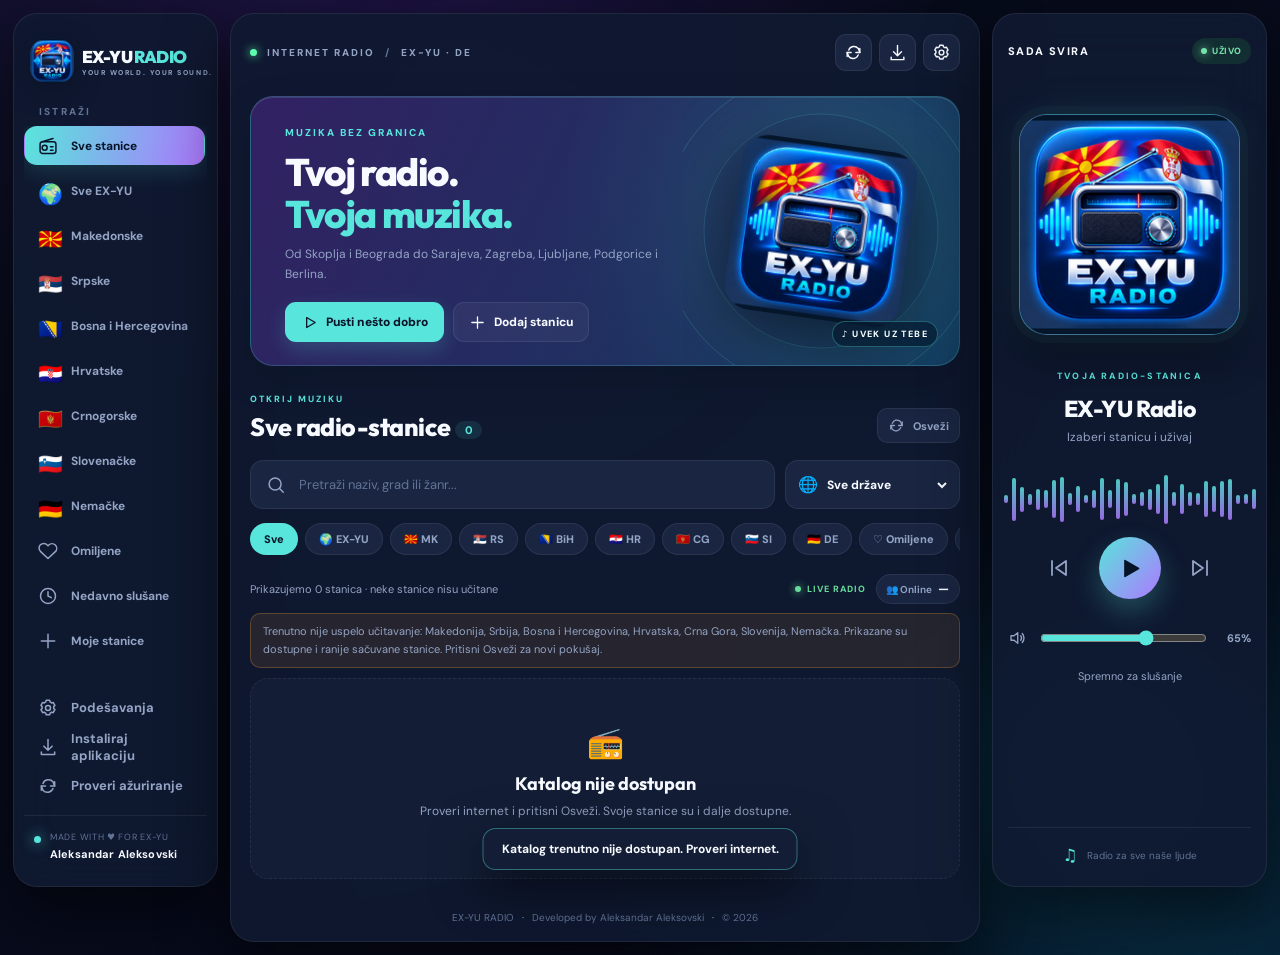
<file: index.html>
<!doctype html>
<html lang="sr">
<head>
  <meta charset="utf-8">
  <meta name="viewport" content="width=device-width, initial-scale=1, viewport-fit=cover">
  <meta name="theme-color" content="#090e20">
  <meta name="description" content="EX-YU Radio — radio-stanice svih EX-YU država i Nemačke, omiljene, bez pretplate.">
  <meta name="apple-mobile-web-app-capable" content="yes">
  <meta name="apple-mobile-web-app-status-bar-style" content="black-translucent">
  <meta name="apple-mobile-web-app-title" content="EX-YU Radio">
  <meta name="color-scheme" content="dark light">
  <link rel="manifest" href="./manifest.webmanifest">
  <link rel="icon" href="./assets/icon-192.png">
  <link rel="apple-touch-icon" href="./assets/icon-192.png">
  <link rel="stylesheet" href="./styles.css?v=10">
  <title>EX-YU Radio · Aleksandar Aleksovski</title>
</head>
<body data-theme="neon">
  <svg class="svg-sprites" aria-hidden="true" xmlns="http://www.w3.org/2000/svg">
    <symbol id="i-radio" viewBox="0 0 24 24"><rect x="2.5" y="7" width="19" height="14" rx="3"/><path d="M5 7 18 3"/><circle cx="8" cy="14" r="3"/><path d="M15 13h3m-3 4h3"/></symbol>
    <symbol id="i-heart" viewBox="0 0 24 24"><path d="M20.8 4.9a5.6 5.6 0 0 0-7.9 0L12 5.8l-.9-.9a5.6 5.6 0 1 0-7.9 7.9L12 21l8.8-8.2a5.6 5.6 0 0 0 0-7.9Z"/></symbol>
    <symbol id="i-search" viewBox="0 0 24 24"><circle cx="10.9" cy="10.9" r="7.2"/><path d="m16.3 16.3 4.4 4.4"/></symbol>
    <symbol id="i-settings" viewBox="0 0 24 24"><path d="m9.8 2.8-.5 2a8 8 0 0 0-1.8 1.1l-1.9-.6-2.1 3.6 1.5 1.4a8 8 0 0 0 0 2.3l-1.5 1.4 2.1 3.6 1.9-.6a8 8 0 0 0 1.8 1.1l.5 2h4.2l.5-2a8 8 0 0 0 1.8-1.1l1.9.6 2.1-3.6-1.5-1.4a8 8 0 0 0 0-2.3l1.5-1.4-2.1-3.6-1.9.6a8 8 0 0 0-1.8-1.1l-.5-2z"/><circle cx="12" cy="12" r="3"/></symbol>
    <symbol id="i-play" viewBox="0 0 24 24"><path d="m8 5 12 7-12 7z"/></symbol>
    <symbol id="i-pause" viewBox="0 0 24 24"><path d="M8 5v14m8-14v14"/></symbol>
    <symbol id="i-next" viewBox="0 0 24 24"><path d="m5 5 10 7-10 7zM19 5v14"/></symbol>
    <symbol id="i-prev" viewBox="0 0 24 24"><path d="m19 5-10 7 10 7zM5 5v14"/></symbol>
    <symbol id="i-plus" viewBox="0 0 24 24"><path d="M12 4v16M4 12h16"/></symbol>
    <symbol id="i-x" viewBox="0 0 24 24"><path d="M5 5 19 19M19 5 5 19"/></symbol>
    <symbol id="i-share" viewBox="0 0 24 24"><path d="M12 16V3m0 0L7 8m5-5 5 5M5 13v7h14v-7"/></symbol>
    <symbol id="i-download" viewBox="0 0 24 24"><path d="M12 3v13m0 0 5-5m-5 5-5-5M4 18v3h16v-3"/></symbol>
    <symbol id="i-refresh" viewBox="0 0 24 24"><path d="M20 7v5h-5M4 17v-5h5"/><path d="M6 9a7 7 0 0 1 12-2l2 5M4 12l2 5a7 7 0 0 0 12-2"/></symbol>
    <symbol id="i-volume" viewBox="0 0 24 24"><path d="M4 9v6h4l5 4V5L8 9H4ZM17 9a5 5 0 0 1 0 6M19 6a9 9 0 0 1 0 12"/></symbol>
    <symbol id="i-check" viewBox="0 0 24 24"><path d="m4 12 5 5L20 6"/></symbol>
    <symbol id="i-clock" viewBox="0 0 24 24"><circle cx="12" cy="12" r="9"/><path d="M12 7v5l4 2"/></symbol>
    <symbol id="i-trash" viewBox="0 0 24 24"><path d="M4 7h16m-12 0 1 14h6l1-14M9 7V4h6v3m-5 4v6m4-6v6"/></symbol>
    <symbol id="i-link" viewBox="0 0 24 24"><path d="M10 14a5 5 0 0 0 7.1 0l2-2a5 5 0 0 0-7.1-7.1L10.4 6M14 10a5 5 0 0 0-7.1 0l-2 2a5 5 0 0 0 7.1 7.1l1.6-1.1"/></symbol>
  </svg>

  <div class="ambient ambient-one"></div><div class="ambient ambient-two"></div>
  <div class="app-shell">
    <aside class="sidebar glass">
      <div class="brand"><img src="./assets/icon-192.png" alt="" class="brand-logo"><div><strong>EX-YU <span>RADIO</span></strong><small>YOUR WORLD. YOUR SOUND.</small></div></div>
      <div class="nav-caption">ISTRAŽI</div>
      <nav id="sideNav" class="side-nav" aria-label="Kategorije">
        <button class="nav-item active" data-view="all"><svg><use href="#i-radio"/></svg><span>Sve stanice</span></button>
        <button class="nav-item" data-view="yu"><span class="flag-icon">🌍</span><span>Sve EX-YU</span></button>
        <button class="nav-item" data-view="MK"><span class="flag-icon">🇲🇰</span><span>Makedonske</span></button>
        <button class="nav-item" data-view="RS"><span class="flag-icon">🇷🇸</span><span>Srpske</span></button>
        <button class="nav-item" data-view="BA"><span class="flag-icon">🇧🇦</span><span>Bosna i Hercegovina</span></button>
        <button class="nav-item" data-view="HR"><span class="flag-icon">🇭🇷</span><span>Hrvatske</span></button>
        <button class="nav-item" data-view="ME"><span class="flag-icon">🇲🇪</span><span>Crnogorske</span></button>
        <button class="nav-item" data-view="SI"><span class="flag-icon">🇸🇮</span><span>Slovenačke</span></button>
        <button class="nav-item" data-view="DE"><span class="flag-icon">🇩🇪</span><span>Nemačke</span></button>
        <button class="nav-item" data-view="favorites"><svg><use href="#i-heart"/></svg><span>Omiljene</span></button>
        <button class="nav-item" data-view="recent"><svg><use href="#i-clock"/></svg><span>Nedavno slušane</span></button>
        <button class="nav-item" data-view="custom"><svg><use href="#i-plus"/></svg><span>Moje stanice</span></button>
      </nav>
      <div class="sidebar-spacer"></div>
      <button class="nav-item side-action" data-open="settings"><svg><use href="#i-settings"/></svg><span>Podešavanja</span></button>
      <button class="nav-item side-action" data-open="install"><svg><use href="#i-download"/></svg><span>Instaliraj aplikaciju</span></button>
      <button class="nav-item side-action" data-update-check><svg><use href="#i-refresh"/></svg><span>Proveri ažuriranje</span></button>
      <div class="creator"><span class="creator-dot"></span><span>MADE WITH ♥ FOR EX-YU<br><strong>Aleksandar Aleksovski</strong></span></div>
    </aside>

    <main class="content glass">
      <header class="topbar"><div class="topbar-label"><span class="live-indicator"></span> INTERNET RADIO <span class="top-sep">/</span> EX-YU · DE</div><div class="top-actions"><button class="top-icon" data-update-check title="Proveri ažuriranje" aria-label="Proveri ažuriranje"><svg><use href="#i-refresh"/></svg></button><button class="top-icon" data-open="install" title="Instalacija / QR kod" aria-label="Instalacija i QR kod"><svg><use href="#i-download"/></svg></button><button class="top-icon" data-open="settings" title="Podešavanja" aria-label="Podešavanja"><svg><use href="#i-settings"/></svg></button></div></header>
      <div id="updateBanner" class="update-banner" hidden><span>✨ Dostupna je nova verzija EX-YU Radio!</span><button id="applyUpdateBtn" class="btn primary">Ažuriraj sada</button></div>
      <section class="welcome"><div class="welcome-copy"><div class="overline">MUZIKA BEZ GRANICA</div><h1>Tvoj radio.<br><em>Tvoja muzika.</em></h1><p>Od Skoplja i Beograda do Sarajeva, Zagreba, Ljubljane, Podgorice i Berlina.</p><div class="welcome-actions"><button class="btn primary" id="surpriseBtn"><svg><use href="#i-play"/></svg> Pusti nešto dobro</button><button class="btn soft" id="addStationBtn"><svg><use href="#i-plus"/></svg> Dodaj stanicu</button></div></div><div class="welcome-illustration"><div class="halo halo-one"></div><div class="halo halo-two"></div><img src="./assets/icon-512.png" alt="EX-YU Radio"/><span class="hero-tag">♪ UVEK UZ TEBE</span></div></section>
      <section class="library-head"><div><div class="overline accent-overline">OTKRIJ MUZIKU</div><h2 id="viewHeading">Sve radio-stanice <span class="h2-count" id="headCount">...</span></h2></div><button id="refreshBtn" class="icon-text-btn" title="Osveži katalog"><svg><use href="#i-refresh"/></svg><span>Osveži</span></button></section>
      <div class="filter-row"><div class="search-select-row"><label class="searchbox"><svg><use href="#i-search"/></svg><input id="searchInput" type="search" placeholder="Pretraži naziv, grad ili žanr..." autocomplete="off" aria-label="Pretraži radio-stanice"></label><label class="country-select"><span>🌐</span><select id="countrySelect" aria-label="Izaberi zemlju"><option value="all">Sve države</option><option value="yu">Sve EX-YU</option><option value="MK">🇲🇰 Makedonija</option><option value="RS">🇷🇸 Srbija</option><option value="BA">🇧🇦 BiH</option><option value="HR">🇭🇷 Hrvatska</option><option value="ME">🇲🇪 Crna Gora</option><option value="SI">🇸🇮 Slovenija</option><option value="DE">🇩🇪 Nemačka</option><option value="favorites">♡ Omiljene</option><option value="recent">◷ Nedavno</option><option value="custom">+ Moje</option></select></label></div><div class="chips" id="chips"><button data-view="all" class="chip active">Sve</button><button data-view="yu" class="chip">🌍 EX-YU</button><button data-view="MK" class="chip">🇲🇰 MK</button><button data-view="RS" class="chip">🇷🇸 RS</button><button data-view="BA" class="chip">🇧🇦 BiH</button><button data-view="HR" class="chip">🇭🇷 HR</button><button data-view="ME" class="chip">🇲🇪 CG</button><button data-view="SI" class="chip">🇸🇮 SI</button><button data-view="DE" class="chip">🇩🇪 DE</button><button data-view="favorites" class="chip">♡ Omiljene</button><button data-view="recent" class="chip">Nedavno</button><button data-view="custom" class="chip">Moje</button></div></div>
      <div class="status-row"><p id="catalogStatus">Učitavamo radio-stanice...</p><div class="live-and-visitors"><span class="online-label"><i></i> LIVE RADIO</span><a class="visitor-chip online-counter-link" href="./statistika.html" target="_blank" rel="noopener noreferrer" title="Aktivne aplikacije u poslednja 3 minuta — otvori statistiku" aria-label="Otvori statistiku ljudi online">👥 Online <strong id="onlineUsersCount" aria-live="polite">—</strong></a></div></div>
      <div class="catalog-note" id="catalogNote" hidden></div>
      <div class="station-list" id="stationList" aria-live="polite"><div class="empty-state loading-state"><span class="loader"></span><strong>Tražimo tvoje stanice...</strong><p>Sačekaj trenutak.</p></div></div>
      <button id="loadMoreBtn" class="load-more" hidden>Prikaži još stanica</button>
      <footer class="content-footer">EX-YU RADIO <span>·</span> Developed by Aleksandar Aleksovski <span>·</span> © 2026</footer>
    </main>

    <aside class="player-side glass"><div class="player-title"><span>SADA SVIRA</span><span class="broadcast-badge"><i></i> UŽIVO</span></div><div id="bigArtwork" class="big-artwork"><img src="./assets/icon-512.png" alt="EX-YU Radio"></div><div class="player-info"><span class="now-caption">TVOJA RADIO-STANICA</span><h2 id="nowName">EX-YU Radio</h2><p id="nowMeta">Izaberi stanicu i uživaj</p></div><div class="equalizer" id="equalizer" aria-hidden="true"></div><div class="player-main-controls"><button class="control-btn" data-player="prev" title="Prethodna" aria-label="Prethodna"><svg><use href="#i-prev"/></svg></button><button class="control-play" data-player="toggle" title="Pusti / pauziraj" aria-label="Pusti ili pauziraj"><svg><use href="#i-play"/></svg></button><button class="control-btn" data-player="next" title="Sledeća" aria-label="Sledeća"><svg><use href="#i-next"/></svg></button></div><div class="volume-area"><svg><use href="#i-volume"/></svg><input type="range" id="volumeInput" min="0" max="100" value="65" aria-label="Jačina zvuka"><span id="volumeLabel">65%</span></div><div class="play-status" id="playStatus">Spremno za slušanje</div><div class="player-credit"><span>♫</span> Radio za sve naše ljude</div></aside>
  </div>

  <div class="mobile-player" id="mobilePlayer"><img id="miniArt" src="./assets/icon-192.png" alt=""><button id="miniStationOpen" class="mobile-player-text"><strong id="miniName">EX-YU Radio</strong><small id="miniMeta">Izaberi stanicu</small></button><button class="mobile-control" data-player="prev" title="Prethodna"><svg><use href="#i-prev"/></svg></button><button class="mobile-control mobile-main-play" data-player="toggle" title="Pusti ili pauziraj"><svg><use href="#i-play"/></svg></button><button class="mobile-control" data-player="next" title="Sledeća"><svg><use href="#i-next"/></svg></button></div>
  <nav class="mobile-nav" aria-label="Brza navigacija"><button data-view="all" class="active"><svg><use href="#i-radio"/></svg><span>Sve</span></button><button data-view="yu"><span class="mobile-flag">🌍</span><span>EX-YU</span></button><button data-view="DE"><span class="mobile-flag">🇩🇪</span><span>Nemačka</span></button><button data-view="favorites"><svg><use href="#i-heart"/></svg><span>Omiljene</span></button><button data-open="settings"><svg><use href="#i-settings"/></svg><span>Opcije</span></button></nav>

  <dialog id="settingsDialog" class="app-dialog"><div class="dialog-header"><div><div class="overline">TVOJ RADIO, TVOJ STIL</div><h2>Podešavanja</h2></div><button class="close-dialog" data-close="settingsDialog" aria-label="Zatvori"><svg><use href="#i-x"/></svg></button></div><div class="dialog-scroll"><div class="settings-section"><h3>🎨 Izgled aplikacije</h3><p>Izaberi boje koje najviše voliš. Podešavanja se pamte.</p><div class="theme-grid" id="themeGrid"><button data-theme-choice="neon" class="theme-choice"><span class="theme-sample neon-sample"></span>Neon</button><button data-theme-choice="midnight" class="theme-choice"><span class="theme-sample midnight-sample"></span>Tamna</button><button data-theme-choice="gold" class="theme-choice"><span class="theme-sample gold-sample"></span>Gold</button><button data-theme-choice="ocean" class="theme-choice"><span class="theme-sample ocean-sample"></span>Ocean</button><button data-theme-choice="sunset" class="theme-choice"><span class="theme-sample sunset-sample"></span>Sunset</button><button data-theme-choice="forest" class="theme-choice"><span class="theme-sample forest-sample"></span>Forest</button><button data-theme-choice="light" class="theme-choice"><span class="theme-sample light-sample"></span>Svetla</button></div></div><div class="settings-section"><h3>🔊 Reprodukcija</h3><label class="setting-line"><span>Početna jačina zvuka</span><strong id="settingsVolumeLabel">65%</strong></label><input type="range" id="settingsVolume" min="0" max="100" value="65" aria-label="Početna jačina zvuka"><label class="checkbox-line"><input id="rememberLast" type="checkbox" checked> Zapamti poslednju radio-stanicu</label></div><div class="settings-section"><h3>💾 Sačuvaj svoje stanice</h3><p>Sačuvaj omiljene, svoje stanice, istoriju i dizajn u jednu datoteku. Možeš ih vratiti na drugi telefon.</p><div class="inline-actions"><button class="btn soft" id="exportBtn"><svg><use href="#i-download"/></svg> Sačuvaj</button><button class="btn soft" id="importBtn"><svg><use href="#i-share"/></svg> Vrati</button><input id="importInput" type="file" accept="application/json,.json" hidden></div></div><div class="settings-section"><h3>➕ Tvoja lista</h3><button class="btn soft" id="settingsAddBtn"><svg><use href="#i-plus"/></svg> Dodaj svoju stanicu</button></div><div class="settings-section"><h3>👥 Korisnici online</h3><p>Broj aktivnih aplikacija u poslednja tri minuta, bez obzira na mrežu.</p><a class="btn soft" href="./statistika.html" target="_blank" rel="noopener noreferrer">📊 Prikaži statistiku</a></div><div class="settings-section about"><strong>EX-YU Radio</strong><p>Developed by Aleksandar Aleksovski · 2026</p><p>Radio-stanice stižu iz javnog kataloga Radio Browser. Njihova dostupnost zavisi od emitera i internet veze.</p></div></div></dialog>

  <dialog id="addDialog" class="app-dialog compact-dialog"><div class="dialog-header"><div><div class="overline">DODAJ NEŠTO SVOJE</div><h2>Nova radio-stanica</h2></div><button class="close-dialog" data-close="addDialog" aria-label="Zatvori"><svg><use href="#i-x"/></svg></button></div><form id="addStationForm" class="form-body"><label>Naziv stanice<input required name="name" placeholder="Npr. Moj omiljeni radio" maxlength="90"></label><label>Zemlja<select name="countrycode"><option value="MK">🇲🇰 Makedonija</option><option value="RS">🇷🇸 Srbija</option><option value="BA">🇧🇦 Bosna i Hercegovina</option><option value="HR">🇭🇷 Hrvatska</option><option value="ME">🇲🇪 Crna Gora</option><option value="SI">🇸🇮 Slovenija</option><option value="DE">🇩🇪 Nemačka</option></select></label><label>Internet adresa streama<input required name="url" type="url" placeholder="https://radio.example/live.mp3"></label><label>Logo (nije obavezno)<input name="favicon" type="url" placeholder="https://.../logo.png"></label><p class="input-tip">Najpouzdanije rade direktni HTTPS MP3/AAC streamovi. Link do web stranice radija nije isto što i stream.</p><div class="form-actions"><button type="button" class="btn soft" data-close="addDialog">Odustani</button><button type="submit" class="btn primary">Sačuvaj stanicu</button></div></form></dialog>

  <dialog id="installDialog" class="app-dialog install-dialog">
    <div class="dialog-header">
      <div><div class="overline">JEDAN QR KOD, SVI UREĐAJI</div><h2>Instaliraj EX-YU Radio</h2></div>
      <button class="close-dialog" data-close="installDialog" aria-label="Zatvori"><svg><use href="#i-x"/></svg></button>
    </div>
    <div class="install-content">
      <p>QR kod otvara ovaj radio na telefonu. Windows i Android imaju pravi instalacioni fajl; iPhone se dodaje kroz Safari.</p>
      <div class="qr-box">
        <img id="qrImage" alt="QR kod za EX-YU Radio" width="190" height="190">
        <div class="qr-fallback" id="qrFallback" hidden>QR nije dostupan — koristi link ispod.</div>
      </div>
      <div class="share-line">
        <input type="text" id="appLink" readonly aria-label="Adresa aplikacije">
        <button id="copyLinkBtn" class="btn soft">Kopiraj</button>
      </div>
      <div class="installer-downloads">
        <a class="btn primary" href="https://github.com/acealeksa1234-a11y/EX-YU-Radio-Web/releases/download/installers-v1/EX-YU-Radio-Setup.exe" target="_blank" rel="noopener noreferrer">⬇ Windows Setup.exe</a>
        <a class="btn primary" href="https://github.com/acealeksa1234-a11y/EX-YU-Radio-Web/releases/download/installers-v1/EX-YU-Radio-Android.apk" target="_blank" rel="noopener noreferrer">⬇ Android APK</a>
      </div>
      <div class="install-instructions">
        <div class="iphone-install-guide" id="iphone-install-guide">
          <span></span>
          <p><strong>iPhone · Safari</strong><br>Kopiraj link → otvori Safari → nalepi link → <b>Share (Deli)</b> → <b>Add to Home Screen</b> → <b>Add</b>.</p>
        </div>
        <div>
          <span>◈</span>
          <p><strong>Android · APK</strong>
          Pritisni „Android APK“ iznad, otvori preuzeti fajl i potvrdi instalaciju. Android može tražiti dozvolu za instaliranje iz browsera.</p>
        </div>
      </div>
      <button id="nativeInstallBtn" class="btn primary install-native" hidden>Instaliraj web-aplikaciju</button>
      <small>Web-sadržaj se ažurira automatski. Za novu Android/Windows instalaciju koristi gore navedena dugmad. CarPlay i Android Auto nisu deo ovih paketa.</small>
    </div>
  </dialog>

  <dialog id="playingDialog" class="app-dialog mini-playing-dialog"><div class="dialog-header"><div><div class="overline">SADA SVIRA</div><h2>Radio plejer</h2></div><button class="close-dialog" data-close="playingDialog" aria-label="Zatvori"><svg><use href="#i-x"/></svg></button></div><div class="playing-sheet"><img id="sheetArt" src="./assets/icon-512.png" alt=""><h2 id="sheetName">EX-YU Radio</h2><p id="sheetMeta">Izaberi stanicu</p><div class="player-main-controls"><button class="control-btn" data-player="prev"><svg><use href="#i-prev"/></svg></button><button class="control-play" data-player="toggle"><svg><use href="#i-play"/></svg></button><button class="control-btn" data-player="next"><svg><use href="#i-next"/></svg></button></div><label class="sheet-volume"><svg><use href="#i-volume"/></svg><input id="sheetVolume" type="range" min="0" max="100" value="65" aria-label="Jačina zvuka"></label><p id="sheetStatus">Spremno</p></div></dialog>

  <div id="toast" class="toast" role="status" aria-live="polite"></div>
  <audio id="audio" preload="none"></audio>
  <script src="./app.js?v=10" defer></script>
  <script src="./online.js?v=10" defer></script>
</body>
</html>
</file>
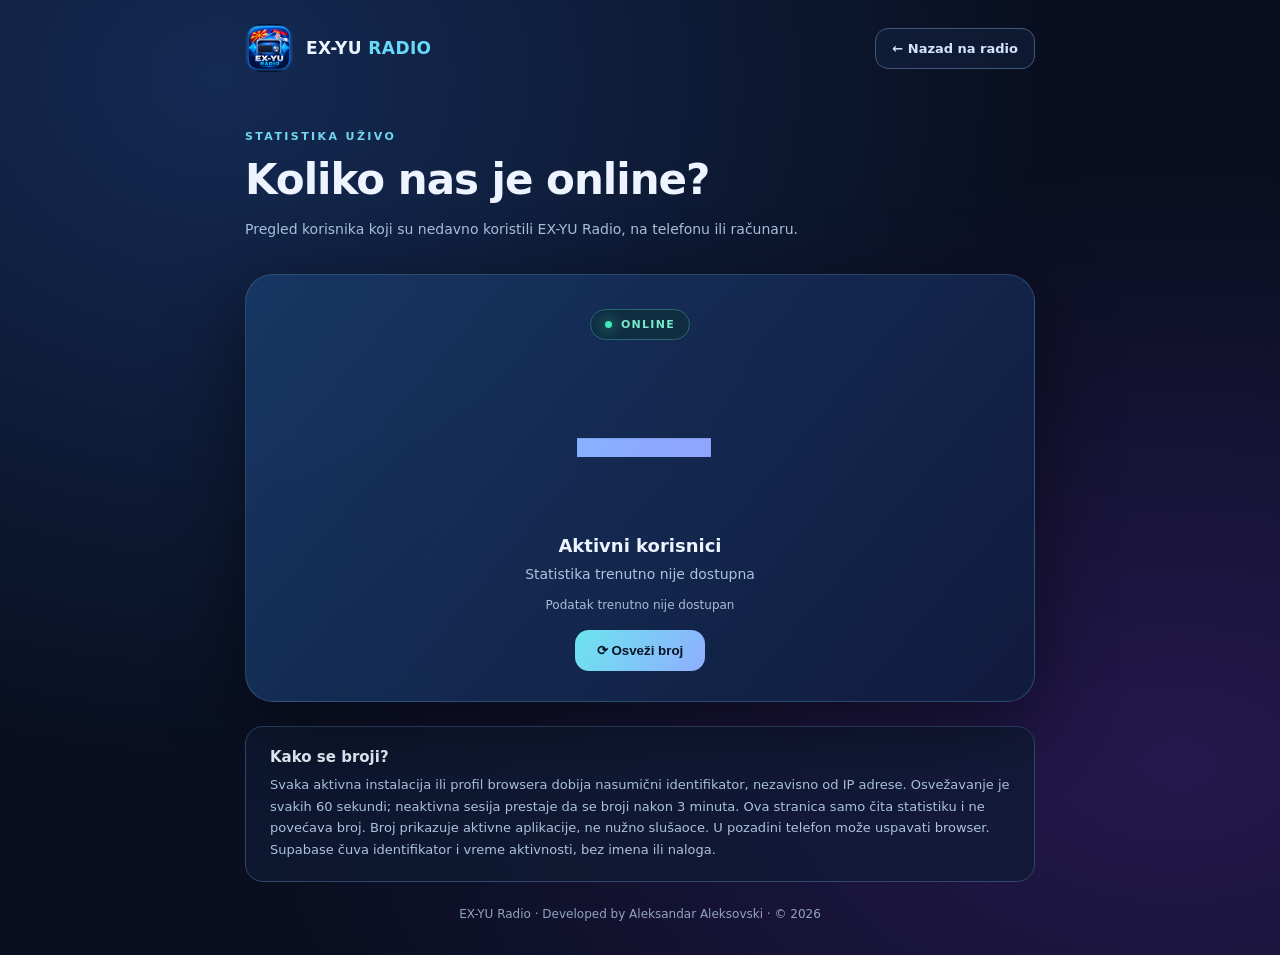
<file: statistika.html>
<!doctype html>
<html lang="sr">
<head>
  <meta charset="utf-8">
  <meta name="viewport" content="width=device-width, initial-scale=1">
  <meta name="theme-color" content="#090e20">
  <meta name="description" content="EX-YU Radio — statistika trenutno aktivnih korisnika.">
  <link rel="icon" href="./assets/icon-192.png">
  <title>Statistika online korisnika · EX-YU Radio</title>
  <style>
  :root{color-scheme:dark;font-family:system-ui,-apple-system,"Segoe UI",sans-serif;background:#070d1c;color:#edf4ff}
  *{box-sizing:border-box}body{min-height:100vh;margin:0;background:radial-gradient(ellipse at 17% 8%,#20498d78,transparent 55%),radial-gradient(ellipse at 92% 80%,#5c29a655,transparent 55%),#090f20;padding:24px}
  .shell{max-width:790px;margin:0 auto}.brand{display:flex;align-items:center;gap:13px;text-decoration:none;color:inherit;font-size:17px;font-weight:850;letter-spacing:.4px}.brand img{width:48px;height:48px;border-radius:15px}.brand em{color:#67dafa;font-style:normal}
  .nav{display:flex;align-items:center;justify-content:space-between;gap:12px}.back{border:1px solid #415779;background:#15254380;padding:12px 16px;border-radius:13px;color:#d3e4ff;text-decoration:none;font-size:13px;font-weight:700}
  main{margin-top:58px}.kicker{color:#72d6ef;font-size:11px;font-weight:850;letter-spacing:2.4px;text-transform:uppercase}h1{font-size:clamp(27px,5vw,42px);margin:12px 0 10px;letter-spacing:-1px}p{line-height:1.65;color:#abc3dc;font-size:14px}
  .stat{position:relative;margin:33px 0 24px;border-radius:28px;padding:34px 30px 30px;background:linear-gradient(130deg,#183866ed,#101c3dec);border:1px solid #507da16b;box-shadow:0 20px 80px #0007;text-align:center}
  .live{display:inline-flex;align-items:center;gap:9px;padding:8px 14px;border-radius:100px;background:#102d42;border:1px solid #286573;color:#78e9ca;text-transform:uppercase;letter-spacing:1.3px;font-size:11px;font-weight:800}.live i{height:7px;width:7px;border-radius:50%;background:#3deab8;box-shadow:0 0 13px #39edb4}
  .big{font-size:clamp(85px,18vw,150px);font-weight:900;letter-spacing:-8px;line-height:1.3;min-height:170px;font-variant-numeric:tabular-nums;background:linear-gradient(115deg,#66e6ff,#8caaff,#a58cfb);-webkit-background-clip:text;background-clip:text;color:transparent}
  .stat h2{font-size:18px;margin:0 0 7px}.stat p{margin:5px 0}.updated{font-size:12px;color:#a9bdd3;margin-top:12px}
  button{border:0;border-radius:14px;padding:13px 22px;color:#071222;font-weight:800;background:linear-gradient(120deg,#6ce4ee,#90aeff);cursor:pointer;margin-top:18px}button:disabled{opacity:.5;cursor:wait}
  .notes{background:#101b34bb;border:1px solid #31466a;border-radius:18px;padding:21px 24px}.notes h3{font-size:15px;margin:0 0 8px}.notes p{margin:0;font-size:13px}
  footer{margin:25px 0 10px;text-align:center;font-size:12px;color:#91a3bf}
  @media(max-width:540px){body{padding:16px}.back{padding:10px;font-size:12px}.brand{font-size:13px}.brand img{width:40px;height:40px}.stat{padding:30px 14px}.big{min-height:130px;letter-spacing:-3px}main{margin-top:37px}}
  </style>
</head>
<body>
  <div class="shell">
    <header class="nav">
      <a href="./" class="brand"><img src="./assets/icon-192.png" alt=""><span>EX-YU <em>RADIO</em></span></a>
      <a href="./" class="back">← Nazad na radio</a>
    </header>
    <main>
      <div class="kicker">Statistika uživo</div>
      <h1>Koliko nas je online?</h1>
      <p>Pregled korisnika koji su nedavno koristili EX-YU Radio, na telefonu ili računaru.</p>
      <section class="stat" aria-label="Aktivni korisnici">
        <div class="live"><i></i> Online</div>
        <div class="big" id="onlineUsersCount" role="status" aria-live="polite">—</div>
        <h2>Aktivni korisnici</h2>
        <p id="onlineStatus">Učitavamo podatak...</p>
        <div class="updated" id="onlineUpdatedAt"></div>
        <button id="refreshOnlineBtn" type="button">⟳ Osveži broj</button>
      </section>
      <aside class="notes">
        <h3>Kako se broji?</h3>
        <p>Svaka aktivna instalacija ili profil browsera dobija nasumični identifikator, nezavisno od IP adrese. Osvežavanje je svakih 60 sekundi; neaktivna sesija prestaje da se broji nakon 3 minuta. Ova stranica samo čita statistiku i ne povećava broj. Broj prikazuje aktivne aplikacije, ne nužno slušaoce. U pozadini telefon može uspavati browser. Supabase čuva identifikator i vreme aktivnosti, bez imena ili naloga.</p>
      </aside>
    </main>
    <footer>EX-YU Radio · Developed by Aleksandar Aleksovski · © 2026</footer>
  </div>
  <script src="./online.js?v=10" defer></script>
</body>
</html>
</file>
<file: styles.css>
@import url('https://fonts.googleapis.com/css2?family=DM+Sans:wght@400;500;600;700;800&family=Outfit:wght@400;500;600;700;800;900&display=swap');

:root{color-scheme:dark;--bg:#080d1d;--bg-deep:#06091a;--panel:#101a31e8;--panel-strong:#131e36;--raised:#192541;--surface:#1c2948;--text:#f7faff;--muted:#94a4c5;--subtle:#617395;--line:#ffffff13;--accent:#58e5db;--accent2:#ad79ff;--accent-rgb:88,229,219;--ink-on-accent:#071428;--glow1:#642aba4a;--glow2:#0d7d9a45;--hero1:#322163;--hero2:#123a5e;--shadow:#0009}
body[data-theme="midnight"]{--bg:#080b14;--bg-deep:#040610;--panel:#121827eb;--panel-strong:#161d2c;--raised:#1e2939;--surface:#243045;--text:#f5f6fc;--muted:#9ba6b8;--subtle:#687386;--accent:#83aaff;--accent2:#899ac3;--accent-rgb:131,170,255;--ink-on-accent:#061022;--glow1:#233c7750;--glow2:#283d4c40;--hero1:#192f59;--hero2:#1c273c}
body[data-theme="gold"]{--bg:#100d0c;--bg-deep:#080707;--panel:#241a17e8;--panel-strong:#2a211b;--raised:#352820;--surface:#413126;--text:#fff8ea;--muted:#bca997;--subtle:#877568;--accent:#f1c675;--accent2:#e89d6d;--accent-rgb:241,198,117;--ink-on-accent:#2d1911;--glow1:#ac703747;--glow2:#6a3c3140;--hero1:#5a341f;--hero2:#382720}
body[data-theme="ocean"]{--bg:#061424;--bg-deep:#020b16;--panel:#09243ae8;--panel-strong:#0e2b42;--raised:#183a55;--surface:#1c4666;--text:#eefbff;--muted:#94bbd1;--subtle:#6691aa;--accent:#4ed2ff;--accent2:#3279ed;--accent-rgb:78,210,255;--ink-on-accent:#082339;--glow1:#0056a34f;--glow2:#05899748;--hero1:#064e81;--hero2:#09364e}
body[data-theme="sunset"]{--bg:#170d1e;--bg-deep:#0b0715;--panel:#25162ee8;--panel-strong:#301d3b;--raised:#3f294d;--surface:#4e345d;--text:#fff1f6;--muted:#bda5c9;--subtle:#927a9e;--accent:#ff9b7a;--accent2:#bf68f0;--accent-rgb:255,155,122;--ink-on-accent:#351b24;--glow1:#9b31675c;--glow2:#e7783544;--hero1:#68294f;--hero2:#893d42}
body[data-theme="forest"]{--bg:#081913;--bg-deep:#04100d;--panel:#10271fe8;--panel-strong:#193328;--raised:#234236;--surface:#2b5143;--text:#effdf6;--muted:#a4c4b4;--subtle:#779b88;--accent:#7ee6b6;--accent2:#3bba91;--accent-rgb:126,230,182;--ink-on-accent:#092a1c;--glow1:#2777554b;--glow2:#0a9e8152;--hero1:#205b42;--hero2:#174b40}
body[data-theme="light"]{color-scheme:light;--bg:#edf4fa;--bg-deep:#e6eff7;--panel:#fffffff0;--panel-strong:#f7fafc;--raised:#edf2f8;--surface:#e1eaf5;--text:#162540;--muted:#64748d;--subtle:#8896aa;--line:#17365b19;--accent:#0a81c9;--accent2:#6b59bb;--accent-rgb:10,129,201;--ink-on-accent:#fff;--glow1:#95bee27a;--glow2:#badbe279;--hero1:#cad9f8;--hero2:#e3f0fa;--shadow:#18446c20}

*,*::before,*::after{box-sizing:border-box}html{scroll-behavior:smooth}body{min-height:100dvh;margin:0;background:radial-gradient(circle at 28% -16%,var(--glow1) 0,transparent 42%),radial-gradient(circle at 98% 105%,var(--glow2) 0,transparent 40%),linear-gradient(145deg,var(--bg),var(--bg-deep));color:var(--text);font-family:'DM Sans',system-ui,-apple-system,'Segoe UI',sans-serif;overflow-x:hidden}button,input,select{font:inherit}button{color:inherit;cursor:pointer}button:disabled{opacity:.48;cursor:not-allowed}button:focus-visible,input:focus-visible,select:focus-visible{outline:2px solid var(--accent);outline-offset:3px}svg{width:21px;height:21px;stroke:currentColor;fill:none;stroke-width:1.8;stroke-linecap:round;stroke-linejoin:round;flex:none}.svg-sprites{position:absolute;width:0;height:0;overflow:hidden}img{display:block;max-width:100%}button{-webkit-tap-highlight-color:transparent}input[type=range]{accent-color:var(--accent);cursor:pointer}.ambient{position:fixed;z-index:-1;border-radius:100%;filter:blur(65px);pointer-events:none}.ambient-one{top:10%;left:27%;width:340px;height:280px;background:var(--glow1)}.ambient-two{bottom:1%;right:4%;width:320px;height:270px;background:var(--glow2)}
.glass{background:var(--panel);border:1px solid var(--line);box-shadow:0 22px 65px var(--shadow);backdrop-filter:blur(24px);-webkit-backdrop-filter:blur(24px)}.app-shell{display:grid;grid-template-columns:232px minmax(430px,1fr) 316px;gap:18px;max-width:1690px;min-height:100vh;margin:0 auto;padding:22px 24px 24px}
.sidebar{position:sticky;top:22px;height:calc(100vh - 46px);min-height:720px;display:flex;flex-direction:column;border-radius:24px;padding:26px 16px 20px}.brand{display:flex;align-items:center;gap:11px;padding:3px 8px 44px}.brand-logo{height:51px;width:51px;flex:none;object-fit:cover;border-radius:15px;box-shadow:0 7px 25px #080d1f80}.brand strong{font-family:'Outfit',sans-serif;font-size:19px;font-weight:900;letter-spacing:-.6px;white-space:nowrap}.brand strong span{color:var(--accent)}.brand small{display:block;letter-spacing:1.55px;font-size:8px;font-weight:700;color:var(--muted);white-space:nowrap}.nav-caption{font-size:10px;letter-spacing:2.2px;font-weight:800;color:var(--subtle);padding:0 15px;margin:0 0 12px}.side-nav{display:flex;flex-direction:column;gap:6px}.nav-item{display:flex;align-items:center;gap:13px;width:100%;height:47px;padding:0 13px;background:transparent;border:1px solid transparent;border-radius:13px;font-size:13px;font-weight:700;text-align:left;color:var(--muted);transition:background .17s,color .17s,border .17s}.nav-item svg{height:20px;width:20px}.nav-item:hover{background:var(--raised);color:var(--text)}.nav-item.active{color:var(--ink-on-accent);background:linear-gradient(105deg,var(--accent),var(--accent2));box-shadow:0 6px 22px rgba(var(--accent-rgb),.16)}.flag-icon{display:grid;place-items:center;width:20px;height:20px;font-size:20px}.sidebar-spacer{flex:1}.side-action{height:42px}.creator{display:flex;align-items:flex-start;gap:9px;padding:21px 10px 4px;margin-top:19px;border-top:1px solid var(--line);font-size:10px;line-height:1.8;letter-spacing:.7px;color:var(--subtle)}.creator strong{letter-spacing:.15px;color:var(--text);font-size:11px}.creator-dot{display:block;margin-top:7px;height:7px;width:7px;background:var(--accent);border-radius:50%;box-shadow:0 0 14px var(--accent)}
.content{border-radius:24px;min-width:0;padding:23px 27px 15px;align-self:stretch}.topbar{display:flex;align-items:center;justify-content:space-between;min-height:34px;margin-bottom:25px}.topbar-label,.overline{font-size:10px;font-weight:800;letter-spacing:2px}.topbar-label{display:flex;align-items:center;gap:10px;color:var(--muted)}.live-indicator{width:7px;height:7px;border-radius:50%;background:#5dffb1;box-shadow:0 0 10px #5dffb1}.top-sep{color:var(--subtle)}.top-actions{display:flex;gap:7px}.top-icon{display:grid;place-items:center;width:37px;height:37px;border:1px solid var(--line);border-radius:11px;background:var(--raised);transition:.15s}.top-icon:hover{color:var(--accent);border-color:var(--accent)}.top-icon svg{width:19px;height:19px}
.welcome{position:relative;display:flex;min-height:256px;overflow:hidden;border-radius:23px;background:radial-gradient(circle at 82% 38%,rgba(var(--accent-rgb),.12),transparent 45%),linear-gradient(115deg,var(--hero1),var(--hero2));border:1px solid rgba(var(--accent-rgb),.22);box-shadow:inset 0 1px #ffffff1b,0 14px 40px #0002}.welcome::before{position:absolute;inset:0;content:"";background-image:radial-gradient(#ffffff22 .65px,transparent .65px);background-size:23px 23px;mask-image:linear-gradient(90deg,transparent 25%,black);opacity:.34}.welcome-copy{z-index:1;position:relative;flex:1;min-width:0;padding:29px 0 23px 34px}.overline{color:var(--accent)}.welcome h1{font-family:'Outfit',sans-serif;font-size:clamp(30px,3vw,46px);font-weight:800;line-height:1.1;letter-spacing:-1.4px;margin:12px 0 10px}.welcome h1 em{font-style:normal;color:var(--accent)}.welcome-copy p{max-width:390px;color:var(--muted);font-size:12px;line-height:1.65;margin:0 0 17px}.welcome-actions{display:flex;align-items:center;gap:9px;flex-wrap:wrap}.btn{display:inline-flex;justify-content:center;align-items:center;gap:8px;min-height:40px;padding:0 15px;border-radius:11px;border:1px solid var(--line);font-size:12px;font-weight:800;text-align:center;transition:transform .16s,border .16s,background .16s}.btn svg{width:17px;height:17px}.btn:hover{transform:translateY(-1px)}.btn.primary{background:var(--accent);color:var(--ink-on-accent);border-color:transparent;box-shadow:0 8px 20px rgba(var(--accent-rgb),.19)}.btn.soft{background:#ffffff0c;color:var(--text);border-color:var(--line)}.btn.soft:hover{border-color:var(--accent)}.welcome-illustration{display:grid;place-items:center;position:relative;width:39%;min-width:174px;overflow:hidden}.welcome-illustration>img{z-index:1;position:relative;width:min(176px,75%);height:auto;filter:drop-shadow(0 17px 34px #0008);border-radius:26px;transform:rotate(8deg)}.halo{position:absolute;top:50%;left:50%;border:1px solid rgba(var(--accent-rgb),.18);border-radius:50%;transform:translate(-50%,-50%);pointer-events:none}.halo-one{height:235px;width:235px;box-shadow:0 0 80px rgba(var(--accent-rgb),.1)}.halo-two{height:320px;width:320px}.hero-tag{position:absolute;z-index:2;bottom:18px;right:21px;border:1px solid rgba(var(--accent-rgb),.32);background:#061d33b8;padding:6px 9px;border-radius:30px;color:#f7ffff;font-size:9px;font-weight:800;letter-spacing:1.4px}
.library-head{display:flex;align-items:flex-end;justify-content:space-between;margin:27px 0 17px}.accent-overline{color:var(--accent);font-size:9px}.library-head h2{font-family:'Outfit',sans-serif;font-size:25px;letter-spacing:-.5px;margin:6px 0 0;font-weight:800}.h2-count{display:inline-flex;align-items:center;justify-content:center;min-width:27px;padding:2px 7px;border-radius:50px;font-family:'DM Sans',sans-serif;font-size:11px;font-weight:800;background:rgba(var(--accent-rgb),.11);color:var(--accent);vertical-align:middle}.icon-text-btn{display:flex;align-items:center;gap:8px;padding:8px 10px;border:1px solid var(--line);background:var(--raised);border-radius:10px;color:var(--muted);font-size:11px;font-weight:700}.icon-text-btn:hover{color:var(--accent)}.icon-text-btn svg{height:17px;width:17px}.filter-row{display:grid;gap:14px}.searchbox{display:flex;align-items:center;gap:11px;height:49px;background:var(--raised);border:1px solid var(--line);border-radius:13px;padding:0 15px}.searchbox svg{width:20px;height:20px;color:var(--muted)}.searchbox:focus-within{border-color:rgba(var(--accent-rgb),.5)}.searchbox input{border:0;background:none;outline:none;min-width:0;flex:1;color:var(--text);font-size:13px}.searchbox input::placeholder{color:var(--subtle)}.searchbox input:focus-visible{outline:none}.chips{display:flex;gap:7px;overflow-x:auto;padding-bottom:3px;scrollbar-width:none}.chips::-webkit-scrollbar{display:none}.chip{border:1px solid var(--line);border-radius:40px;background:var(--raised);color:var(--muted);font-size:11px;font-weight:800;white-space:nowrap;padding:8px 13px}.chip.active{color:var(--ink-on-accent);background:var(--accent);border-color:transparent}.chip:not(.active):hover{color:var(--text);border-color:rgba(var(--accent-rgb),.35)}.status-row{display:flex;align-items:center;justify-content:space-between;gap:12px;margin:16px 0 9px}.status-row p{font-size:11px;color:var(--muted);margin:0}.online-label{display:flex;align-items:center;gap:6px;font-size:9px;color:#65dc9a;letter-spacing:1px;font-weight:800;white-space:nowrap}.online-label i{width:6px;height:6px;background:#65dc9a;border-radius:50%;box-shadow:0 0 9px #65dc9a}.station-list{display:grid;grid-template-columns:repeat(2,minmax(0,1fr));gap:11px;align-content:start}.station-card{display:flex;align-items:center;gap:11px;min-width:0;padding:11px;background:var(--panel-strong);border:1px solid var(--line);border-radius:15px;transition:transform .16s,border-color .16s,background .16s}.station-card:hover{transform:translateY(-1px);border-color:rgba(var(--accent-rgb),.36)}.station-card.selected{background:linear-gradient(105deg,rgba(var(--accent-rgb),.13),var(--raised));border-color:rgba(var(--accent-rgb),.7);box-shadow:inset 3px 0 var(--accent)}.station-art{height:57px;width:57px;flex:none;border-radius:13px;background:linear-gradient(135deg,var(--hero1),var(--hero2));display:grid;place-items:center;overflow:hidden;color:var(--accent);border:1px solid var(--line);font-family:'Outfit',sans-serif;font-size:19px;font-weight:800}.station-art img{height:100%;width:100%;object-fit:contain;background:#fff}.station-body{display:flex;align-items:center;gap:4px;flex:1;min-width:0;min-height:56px;padding:0;border:0;background:none;text-align:left}.station-body>span{min-width:0}.station-name{display:block;font-family:'Outfit',sans-serif;font-size:14px;font-weight:750;white-space:nowrap;overflow:hidden;text-overflow:ellipsis}.station-sub{display:block;color:var(--muted);font-size:10px;white-space:nowrap;overflow:hidden;text-overflow:ellipsis;margin-top:6px}.station-fav{display:grid;place-items:center;flex:none;height:31px;width:31px;border:0;background:none;border-radius:50%;color:var(--subtle);transition:.14s}.station-fav:hover,.station-fav.is-favorite{color:#ff7fba}.station-fav.is-favorite svg{fill:currentColor}.station-fav svg{height:21px;width:21px}.station-delete{display:grid;place-items:center;flex:none;height:27px;width:27px;border:0;background:transparent;color:var(--subtle)}.station-delete:hover{color:#ff8a8a}.station-delete svg{width:17px;height:17px}.empty-state{grid-column:1/-1;text-align:center;background:var(--panel-strong);border:1px dashed var(--line);border-radius:18px;padding:44px 18px;color:var(--muted)}.empty-state strong{display:block;font-family:'Outfit',sans-serif;font-size:18px;color:var(--text);margin:10px 0 7px}.empty-state p{font-size:12px;line-height:1.6;max-width:400px;margin:0 auto 13px}.empty-state .btn{margin-top:7px}.loader{display:inline-block;width:27px;height:27px;border:3px solid var(--line);border-top-color:var(--accent);border-radius:50%;animation:spin .8s linear infinite}@keyframes spin{to{transform:rotate(360deg)}}.load-more{display:block;width:100%;margin:17px 0 0;background:var(--raised);border:1px solid var(--line);border-radius:12px;padding:11px;color:var(--text);font-weight:800;font-size:12px}.load-more:hover{border-color:var(--accent)}.load-more[hidden]{display:none}.content-footer{display:flex;flex-wrap:wrap;justify-content:center;gap:8px;font-size:10px;color:var(--subtle);margin:32px 0 5px;text-align:center}.content-footer span{color:var(--accent)}
.player-side{position:sticky;top:22px;height:calc(100vh - 46px);min-height:720px;border-radius:24px;padding:28px 19px 21px;display:flex;flex-direction:column;align-items:center}.player-title{display:flex;justify-content:space-between;align-items:center;width:100%;font-size:11px;letter-spacing:1.4px;font-weight:800}.broadcast-badge{display:flex;align-items:center;gap:5px;font-size:9px;padding:7px 9px;border-radius:25px;color:#76e4aa;background:#1c523a66;letter-spacing:.6px}.broadcast-badge i{width:6px;height:6px;border-radius:50%;background:#76e4aa;box-shadow:0 0 8px #76e4aa}.big-artwork{display:grid;place-items:center;position:relative;width:min(255px,91%);aspect-ratio:1;border-radius:28px;overflow:hidden;margin:clamp(36px,7vh,78px) auto 28px;background:linear-gradient(155deg,var(--hero1),var(--hero2));border:1px solid rgba(var(--accent-rgb),.4);box-shadow:0 0 0 8px rgba(var(--accent-rgb),.035),0 20px 42px #0006,0 0 45px rgba(var(--accent-rgb),.11)}.big-artwork img{width:100%;height:100%;object-fit:contain}.player-info{text-align:center;max-width:100%}.now-caption{color:var(--accent);font-size:9px;font-weight:800;letter-spacing:2.2px}.player-info h2{font-family:'Outfit',sans-serif;font-size:23px;font-weight:800;letter-spacing:-.4px;margin:10px 0 6px;max-width:265px;white-space:nowrap;overflow:hidden;text-overflow:ellipsis}.player-info p{font-size:12px;color:var(--muted);margin:0}.equalizer{height:58px;display:flex;align-items:center;justify-content:center;gap:4px;margin:25px 0 9px}.equalizer i{display:block;width:4px;height:var(--height);border-radius:8px;background:linear-gradient(180deg,var(--accent),var(--accent2));opacity:.85}.equalizer.playing i{animation:beat 1.15s ease-in-out infinite alternate;animation-delay:var(--delay)}@keyframes beat{to{height:5px;opacity:.4}}.player-main-controls{display:flex;align-items:center;justify-content:center;gap:20px}.control-btn{border:0;background:transparent;display:grid;place-items:center;width:39px;height:45px;color:var(--muted)}.control-btn:hover{color:var(--accent)}.control-btn svg{height:24px;width:24px}.control-play{display:grid;place-items:center;height:62px;width:62px;border:0;border-radius:50%;background:linear-gradient(130deg,var(--accent),var(--accent2));color:var(--ink-on-accent);box-shadow:0 12px 28px rgba(var(--accent-rgb),.26)}.control-play svg{height:27px;width:27px;fill:currentColor;stroke-width:1.5}.control-play[data-is-playing=true] svg{fill:none;stroke-width:3}.volume-area{display:flex;gap:12px;align-items:center;width:100%;margin:29px 0 0;color:var(--muted)}.volume-area svg{height:18px;width:18px}.volume-area input{flex:1;min-width:0}.volume-area span{font-size:11px;font-weight:800;min-width:30px;text-align:right}.play-status{color:var(--muted);font-size:11px;text-align:center;line-height:1.5;min-height:38px;margin:20px 5px 0}.player-credit{margin-top:auto;padding-top:16px;width:100%;display:flex;justify-content:center;align-items:center;gap:9px;color:var(--subtle);font-size:10px;border-top:1px solid var(--line)}.player-credit span{font-size:17px;color:var(--accent)}
.mobile-player,.mobile-nav{display:none}

.app-dialog{position:fixed;inset:0;margin:auto;max-width:min(580px,calc(100vw - 24px));width:580px;max-height:min(90dvh,850px);padding:0;border-radius:23px;border:1px solid rgba(var(--accent-rgb),.3);box-shadow:0 30px 100px #000b;background:var(--panel-strong);color:var(--text);overflow:hidden}.app-dialog::backdrop{background:#030716b9;backdrop-filter:blur(6px)}.dialog-header{position:relative;display:flex;justify-content:space-between;align-items:flex-start;padding:23px 25px 20px;border-bottom:1px solid var(--line)}.dialog-header h2{font-family:'Outfit',sans-serif;font-size:26px;letter-spacing:-.6px;margin:4px 0 0}.dialog-header .overline{font-size:9px}.close-dialog{width:35px;height:35px;display:grid;place-items:center;border-radius:10px;border:1px solid var(--line);background:var(--raised)}.close-dialog:hover{color:var(--accent)}.close-dialog svg{height:17px;width:17px}.dialog-scroll{max-height:calc(90dvh - 95px);overflow:auto;padding:0 24px 26px}.settings-section{padding:20px 0;border-bottom:1px solid var(--line)}.settings-section:last-child{border:0}.settings-section h3{font-family:'Outfit',sans-serif;font-size:16px;margin:0 0 7px}.settings-section p{font-size:12px;line-height:1.65;color:var(--muted);margin:4px 0 15px}.theme-grid{display:grid;grid-template-columns:repeat(4,1fr);gap:10px}.theme-choice{display:flex;flex-direction:column;align-items:center;gap:8px;padding:10px 5px;border:1px solid var(--line);background:var(--raised);border-radius:12px;color:var(--muted);font-size:11px;font-weight:800}.theme-choice.active{border-color:var(--accent);color:var(--text);box-shadow:0 0 0 1px var(--accent)}.theme-sample{width:40px;height:28px;border-radius:8px;border:1px solid #ffffff23;box-shadow:inset 10px 0 #ffffff08}.neon-sample{background:linear-gradient(130deg,#41dcd1,#a277ff)}.midnight-sample{background:linear-gradient(130deg,#111b2a,#799beb)}.gold-sample{background:linear-gradient(130deg,#3a2317,#f1c675)}.ocean-sample{background:linear-gradient(130deg,#03639d,#4ed2ff)}.sunset-sample{background:linear-gradient(130deg,#a94364,#ffb36c)}.forest-sample{background:linear-gradient(130deg,#1e644b,#70dcae)}.light-sample{background:linear-gradient(130deg,#fff,#85c7ff)}.setting-line{display:flex;justify-content:space-between;color:var(--text);font-size:12px;margin-top:16px}.setting-line strong{color:var(--accent)}.settings-section input[type=range]{width:100%;margin:12px 0}.checkbox-line{display:flex;gap:10px;align-items:center;font-size:12px;color:var(--muted);margin:14px 0 0;cursor:pointer}.checkbox-line input{accent-color:var(--accent)}.inline-actions{display:flex;flex-wrap:wrap;gap:10px}.about strong{font-family:'Outfit',sans-serif;color:var(--accent);font-size:14px}.about p{margin:3px 0 7px}.compact-dialog{width:490px}.form-body{padding:23px 25px 26px;display:grid;gap:14px}.form-body label{display:grid;gap:7px;font-size:12px;font-weight:800;color:var(--text)}.form-body input,.form-body select,.share-line input{height:44px;border:1px solid var(--line);border-radius:10px;background:var(--raised);color:var(--text);padding:0 12px;font-size:13px;width:100%;min-width:0}.form-body input::placeholder{color:var(--subtle)}.input-tip{margin:-4px 0 3px;color:var(--muted);font-size:11px;line-height:1.6}.form-actions{display:flex;justify-content:flex-end;gap:10px}.install-dialog{width:520px}.install-content{padding:22px 25px 26px;text-align:center;overflow-y:auto;max-height:calc(90dvh - 95px)}.install-content>p{font-size:13px;line-height:1.6;color:var(--muted);margin:0 0 17px}.qr-box{height:221px;width:221px;display:grid;place-items:center;background:#fff;border:8px solid #fff;border-radius:18px;margin:0 auto 16px;box-shadow:0 8px 32px #0004}.qr-box img{width:190px;height:190px;object-fit:contain}.qr-fallback{color:#222;font-size:13px;padding:18px}.share-line{display:flex;gap:7px;margin-bottom:18px}.share-line input{flex:1;white-space:nowrap;overflow:hidden;text-overflow:ellipsis}.share-line .btn{flex:none}.install-instructions{display:grid;grid-template-columns:1fr 1fr;gap:10px;text-align:left;margin-bottom:18px}.install-instructions>div{display:flex;gap:8px;padding:13px;background:var(--raised);border:1px solid var(--line);border-radius:12px}.install-instructions span{font-size:22px;color:var(--accent)}.install-instructions p{font-size:11px;line-height:1.75;color:var(--muted);margin:0}.install-instructions strong{color:var(--text)}.install-content>small{display:block;margin:13px auto 0;color:var(--subtle);font-size:10px;max-width:370px;line-height:1.6}.install-native{width:100%}.mini-playing-dialog{width:390px}.playing-sheet{padding:22px;text-align:center}.playing-sheet>img{height:160px;width:160px;border-radius:22px;object-fit:contain;margin:0 auto 13px;box-shadow:0 13px 32px #0005}.playing-sheet h2{font-family:'Outfit',sans-serif;font-size:22px;margin:0 0 3px}.playing-sheet p{font-size:12px;color:var(--muted)}.playing-sheet .player-main-controls{margin:24px 0}.sheet-volume{display:flex;align-items:center;gap:12px}.sheet-volume input{flex:1;min-width:0}.toast{position:fixed;bottom:30px;left:50%;transform:translate(-50%,20px);min-width:180px;max-width:calc(100vw - 30px);padding:12px 18px;border:1px solid rgba(var(--accent-rgb),.4);background:var(--panel-strong);color:var(--text);border-radius:13px;box-shadow:0 15px 50px #0009;z-index:1000;text-align:center;font-size:12px;font-weight:700;pointer-events:none;opacity:0;transition:.2s}.toast.show{opacity:1;transform:translate(-50%,0)}

@media(max-width:1370px){.app-shell{grid-template-columns:205px minmax(390px,1fr) 275px;gap:12px;padding:13px}.sidebar,.player-side{top:13px;height:calc(100vh - 26px);min-height:710px}.sidebar{padding:23px 10px 17px}.brand{gap:8px;padding:2px 6px 33px}.brand-logo{height:44px;width:44px}.brand strong{font-size:17px}.brand small{font-size:7px}.content{padding:20px 19px 12px}.player-side{padding:24px 15px 20px}.big-artwork{margin-top:50px}}
@media(max-width:1120px){.app-shell{grid-template-columns:200px minmax(0,1fr)}.player-side{display:none}.station-list{grid-template-columns:repeat(2,minmax(0,1fr))}.app-shell{padding-bottom:95px}.mobile-player{position:fixed;z-index:5;display:flex;align-items:center;bottom:0;left:0;right:0;margin:0 auto;max-width:710px;height:75px;padding:8px 13px;background:var(--panel-strong);border:1px solid var(--line);border-radius:17px 17px 0 0;box-shadow:0 -12px 42px #0008;gap:8px;backdrop-filter:blur(18px)}.mobile-player>img{height:47px;width:47px;border-radius:9px;object-fit:cover}.mobile-player-text{flex:1;min-width:0;border:0;background:none;text-align:left;padding:0 3px}.mobile-player-text strong,.mobile-player-text small{display:block;white-space:nowrap;overflow:hidden;text-overflow:ellipsis}.mobile-player-text strong{font-size:13px;font-weight:800}.mobile-player-text small{font-size:10px;color:var(--muted);margin-top:4px}.mobile-control{display:grid;place-items:center;flex:none;height:38px;width:30px;border:0;background:none}.mobile-control svg{height:20px;width:20px}.mobile-main-play{height:42px;width:42px;border-radius:50%;background:var(--accent);color:var(--ink-on-accent)}.mobile-main-play svg{fill:currentColor}}
@media(max-width:750px){.app-shell{display:block;max-width:680px;padding:0 0 156px;min-height:100vh}.sidebar{display:none}.content{border:0;border-radius:0;min-height:100vh;background:transparent;box-shadow:none;backdrop-filter:none;padding:22px 17px 0}.topbar{margin-bottom:17px}.topbar-label{font-size:9px;letter-spacing:1.4px}.top-icon{width:34px;height:34px}.welcome{min-height:226px;border-radius:20px}.welcome-copy{padding:23px 0 22px 22px;max-width:64%}.welcome h1{font-size:clamp(26px,6.7vw,38px);letter-spacing:-1px;margin:10px 0}.welcome-copy p{font-size:10px;margin-bottom:14px;line-height:1.6}.welcome-actions{gap:7px}.welcome-actions .btn{padding:0 10px;min-height:37px;font-size:10px}.welcome-actions .btn svg{width:14px;height:14px}.welcome-illustration{width:36%;min-width:0}.welcome-illustration>img{width:83%;border-radius:18px}.halo-one{height:172px;width:172px}.halo-two{height:225px;width:225px}.hero-tag{font-size:7px;right:7px;bottom:20px}.library-head{margin-top:25px}.library-head h2{font-size:24px}.filter-row{gap:11px}.searchbox{height:48px}.searchbox input{font-size:12px}.status-row{margin:14px 0 11px}.station-list{grid-template-columns:repeat(2,minmax(0,1fr));gap:9px}.station-card{padding:9px;gap:8px;min-height:72px}.station-art{height:46px;width:46px;font-size:15px;border-radius:10px}.station-name{font-size:12px}.station-sub{font-size:9px;margin-top:4px}.station-body{min-height:43px}.station-fav{height:29px;width:25px}.station-fav svg{width:18px;height:18px}.mobile-player{bottom:calc(65px + env(safe-area-inset-bottom));border-radius:17px;left:11px;right:11px;max-width:calc(100vw - 22px);height:68px}.mobile-nav{display:flex;align-items:center;justify-content:space-around;position:fixed;z-index:6;bottom:0;left:0;right:0;height:calc(65px + env(safe-area-inset-bottom));padding:0 5px env(safe-area-inset-bottom);background:var(--panel-strong);border-top:1px solid var(--line);backdrop-filter:blur(20px)}.mobile-nav button{display:flex;flex-direction:column;align-items:center;justify-content:center;flex:1;gap:4px;height:55px;background:transparent;border:0;color:var(--subtle);font-size:9px;font-weight:800}.mobile-nav button.active{color:var(--accent)}.mobile-nav svg{height:22px;width:22px}.mobile-flag{font-size:20px;height:23px}.toast{bottom:calc(155px + env(safe-area-inset-bottom))}.content-footer{margin-bottom:15px}.app-dialog{width:calc(100vw - 22px);max-height:88dvh}.dialog-header{padding:18px}.dialog-header h2{font-size:22px}.dialog-scroll{padding:0 17px 18px;max-height:calc(88dvh - 76px)}.settings-section{padding:17px 0}.theme-grid{grid-template-columns:repeat(4,minmax(0,1fr));gap:7px}.theme-choice{font-size:10px;padding:8px 3px}.theme-sample{width:35px;height:26px}.form-body{padding:20px}.install-content{padding:20px;max-height:calc(88dvh - 76px)}.install-instructions{grid-template-columns:1fr;gap:9px}.install-instructions>div{padding:11px}}
@media(max-width:470px){.content{padding:15px 12px 0}.welcome{min-height:217px}.welcome-copy{max-width:72%;padding:22px 0 18px 17px}.welcome h1{font-size:28px}.welcome-illustration{position:absolute;right:0;top:34px;bottom:0;width:37%;opacity:.86}.welcome-illustration>img{width:100%;transform:rotate(13deg) translateX(12px)}.hero-tag{display:none}.welcome-copy p{max-width:215px;font-size:10px}.welcome-actions .btn{padding:0 11px;font-size:10px}.welcome-actions .btn.soft{display:none}.library-head h2{font-size:23px}.station-list{grid-template-columns:1fr}.station-card{min-height:73px;padding:10px 12px}.station-art{width:52px;height:52px}.station-name{font-size:14px}.station-sub{font-size:10px}.station-fav{width:33px}.station-fav svg{width:21px;height:21px}.topbar{margin-bottom:14px}.topbar-label{font-size:8px}.online-label{font-size:8px}.station-list .empty-state{padding:38px 14px}.content-footer{font-size:9px}.mobile-player>img{height:43px;width:43px}.mobile-control{width:27px}.mobile-main-play{width:40px;height:40px}.mobile-player-text strong{font-size:12px}}
@media(max-height:760px) and (min-width:1121px){.big-artwork{width:180px;margin-top:18px;margin-bottom:17px}.equalizer{margin:12px 0 7px;height:40px}.volume-area{margin-top:15px}.play-status{margin-top:12px}.player-side,.sidebar{min-height:650px}}
@media(prefers-reduced-motion:reduce){*,*::before,*::after{animation-duration:.01ms!important;scroll-behavior:auto!important;transition-duration:.01ms!important}}

/* v2: seven-country selector and responsive navigation */
.side-nav{min-height:0;flex:1;overflow-y:auto;scrollbar-width:thin;scrollbar-color:var(--surface) transparent;padding-right:2px}
.sidebar{min-height:620px}
.brand{padding-bottom:22px}
.side-nav .nav-item{flex:none;min-height:42px;height:42px;font-size:12px}
.sidebar-spacer{flex:0 1 14px;min-height:5px}
.side-action{height:39px;flex:none}
.creator{margin-top:10px;padding-top:13px}
.search-select-row{display:flex;gap:10px;align-items:stretch}
.search-select-row .searchbox{flex:1;min-width:0}
.country-select{display:flex;align-items:center;gap:5px;padding:0 9px 0 12px;min-width:175px;max-width:205px;background:var(--raised);border:1px solid var(--line);border-radius:13px;color:var(--accent)}
.country-select select{width:100%;min-width:0;border:0;outline:0;background:transparent;color:var(--text);font-size:12px;font-weight:750;cursor:pointer}
.country-select select option{color:#111827;background:#fff}
.country-select:focus-within{border-color:rgba(var(--accent-rgb),.65)}
.catalog-note{background:rgba(243,160,64,.10);border:1px solid rgba(243,160,64,.27);border-radius:10px;color:var(--muted);padding:9px 12px;margin-bottom:10px;font-size:11px;line-height:1.6}
.catalog-note[hidden]{display:none}
.station-card.unavailable{border-color:#ffac673f}
.station-card.unavailable .station-sub{color:#ffbd8c}
@media(max-width:1370px){.side-nav .nav-item{height:39px;min-height:39px}.nav-caption{margin-bottom:8px}.creator{font-size:9px}}
@media(max-width:750px){.search-select-row{flex-direction:column;gap:9px}.country-select{max-width:none;min-width:0;height:42px;width:100%;padding-right:12px}.search-select-row .searchbox{flex:auto}.country-select select{font-size:12px}.chips{margin-top:0}.mobile-nav button{font-size:9px}}

/* PWA update feedback */
.update-banner{display:flex;gap:16px;align-items:center;justify-content:space-between;margin:-6px 0 18px;padding:12px 15px;border-radius:13px;border:1px solid rgba(var(--accent-rgb),.45);background:rgba(var(--accent-rgb),.11);color:var(--text);font-size:12px;font-weight:800}
.update-banner[hidden]{display:none}
/* Force the HTML hidden attribute to override button and layout display rules. */
[hidden]{display:none!important}
.install-instructions>div.guide-highlight{border-color:var(--accent);box-shadow:0 0 0 2px rgba(var(--accent-rgb),.23),0 0 22px rgba(var(--accent-rgb),.18);animation:install-guide-glow .8s ease-in-out 2}
.installer-downloads{display:grid;grid-template-columns:1fr 1fr;gap:10px;margin:12px 0 19px}
.installer-downloads .btn{min-height:47px;text-decoration:none;line-height:1.3;padding:10px}
.installer-downloads a:focus-visible{outline:3px solid var(--accent);outline-offset:2px}
.iphone-install-guide{border-color:rgba(var(--accent-rgb),.5)!important}
.iphone-install-guide p{white-space:pre-line}
@media(max-width:580px){.installer-downloads{grid-template-columns:1fr;gap:8px}}
@keyframes install-guide-glow{50%{box-shadow:0 0 0 4px rgba(var(--accent-rgb),.35),0 0 30px rgba(var(--accent-rgb),.26)}}
.update-banner .btn{white-space:nowrap;min-height:37px}
.update-ready{color:var(--accent)!important;box-shadow:0 0 0 1px rgba(var(--accent-rgb),.3)}
.install-content .safari-tip{margin:13px 0 15px;border:1px solid rgba(var(--accent-rgb),.24);border-radius:11px;padding:12px;background:rgba(var(--accent-rgb),.08);font-size:11px;line-height:1.55}
@media(max-width:750px){.update-banner{flex-wrap:wrap}.update-banner .btn{width:100%}}

/* Live and visits status: discreet on desktop and iPhone */
.live-and-visitors{display:flex;align-items:center;justify-content:flex-end;flex-wrap:wrap;gap:10px}
.visitor-chip{display:inline-flex;align-items:center;gap:5px;border:1px solid var(--line);background:var(--raised);border-radius:999px;padding:6px 9px;font-size:10px;font-weight:650;color:var(--muted);white-space:nowrap}
.visitor-chip strong{font-variant-numeric:tabular-nums;color:var(--text);font-weight:850}
@media(max-width:620px){.status-row{flex-wrap:wrap}.live-and-visitors{width:100%;justify-content:flex-start;gap:12px}.visitor-chip{padding:4px 8px}}

/* Counters v8: native text, no flaky third-party embedded image */
a.online-counter-link{text-decoration:none;cursor:pointer;transition:color .18s,border-color .18s,background .18s}
a.online-counter-link:hover{color:var(--accent);border-color:rgba(var(--accent-rgb),.55);background:rgba(var(--accent-rgb),.08)}
.online-counter-link strong{font-size:12px;min-width:1.1em;text-align:center}
.online-counter-link:focus-visible{outline:2px solid var(--accent);outline-offset:3px}
</file>
